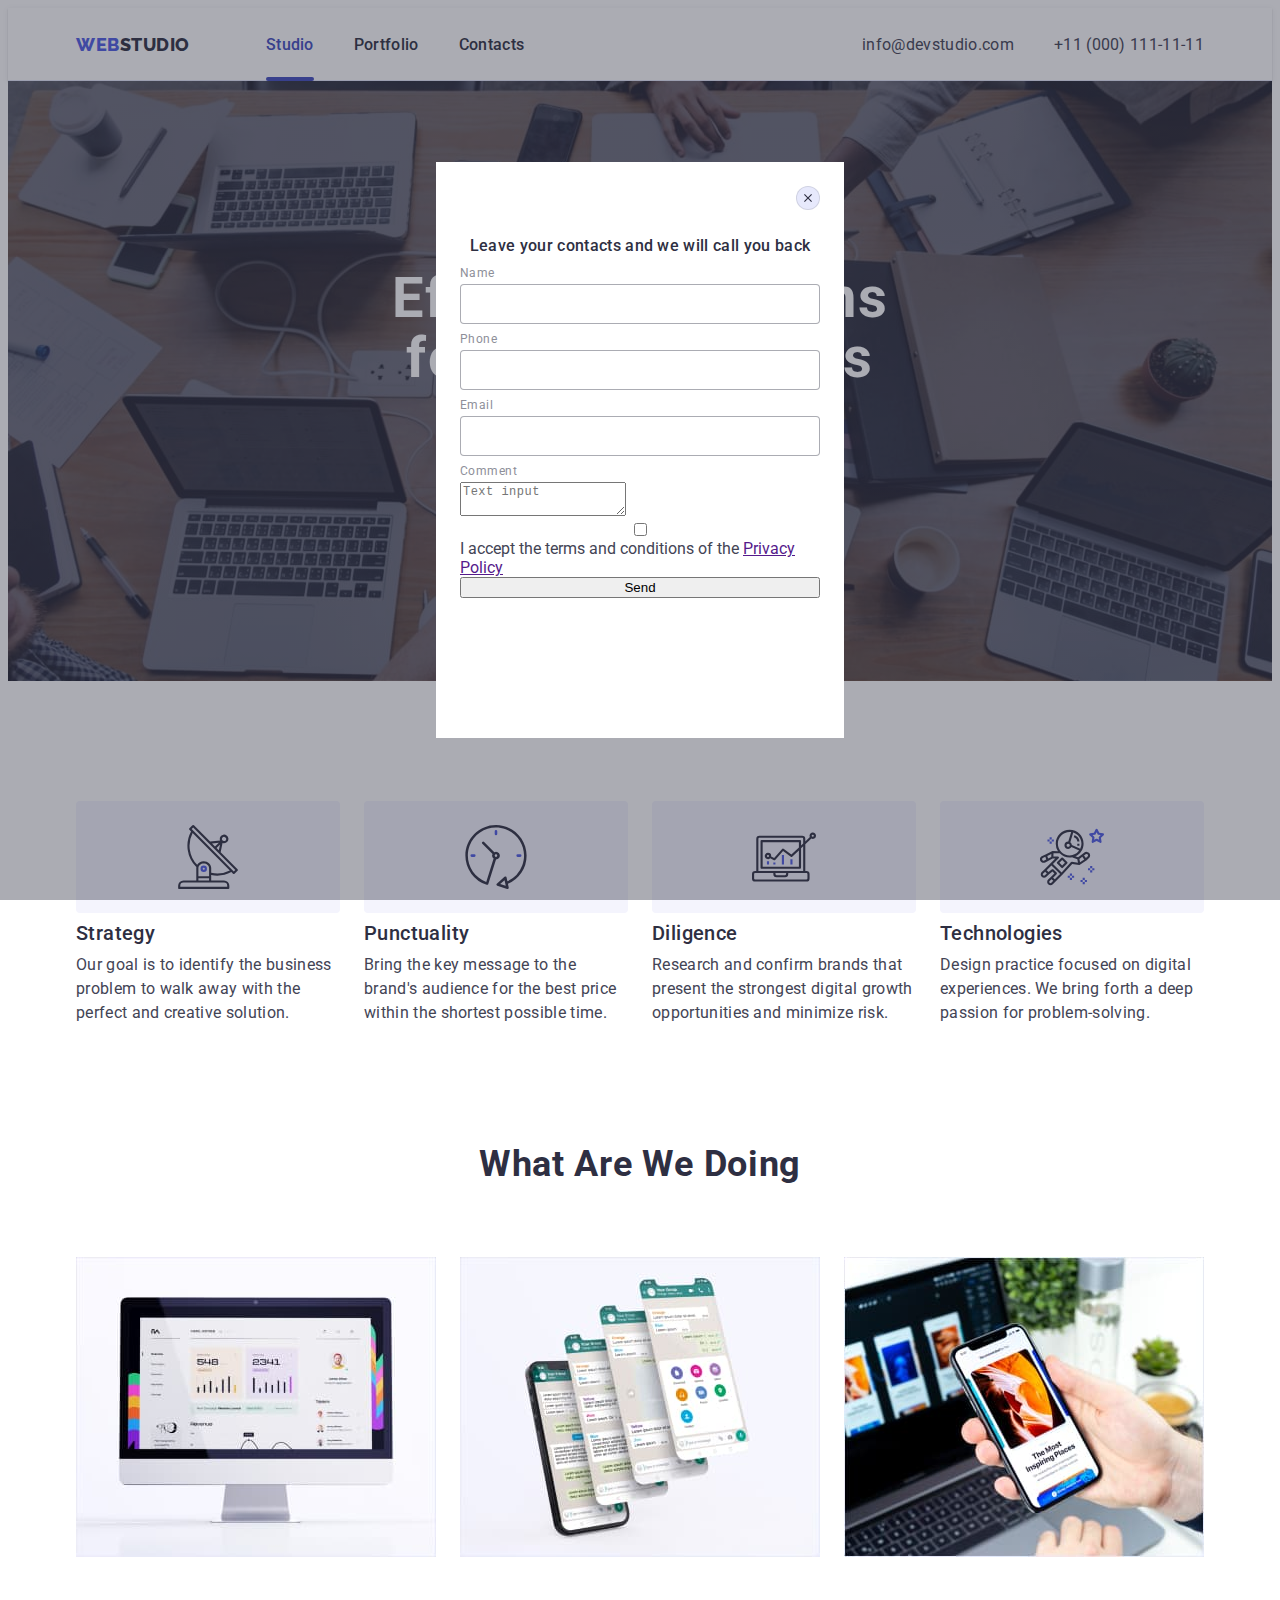
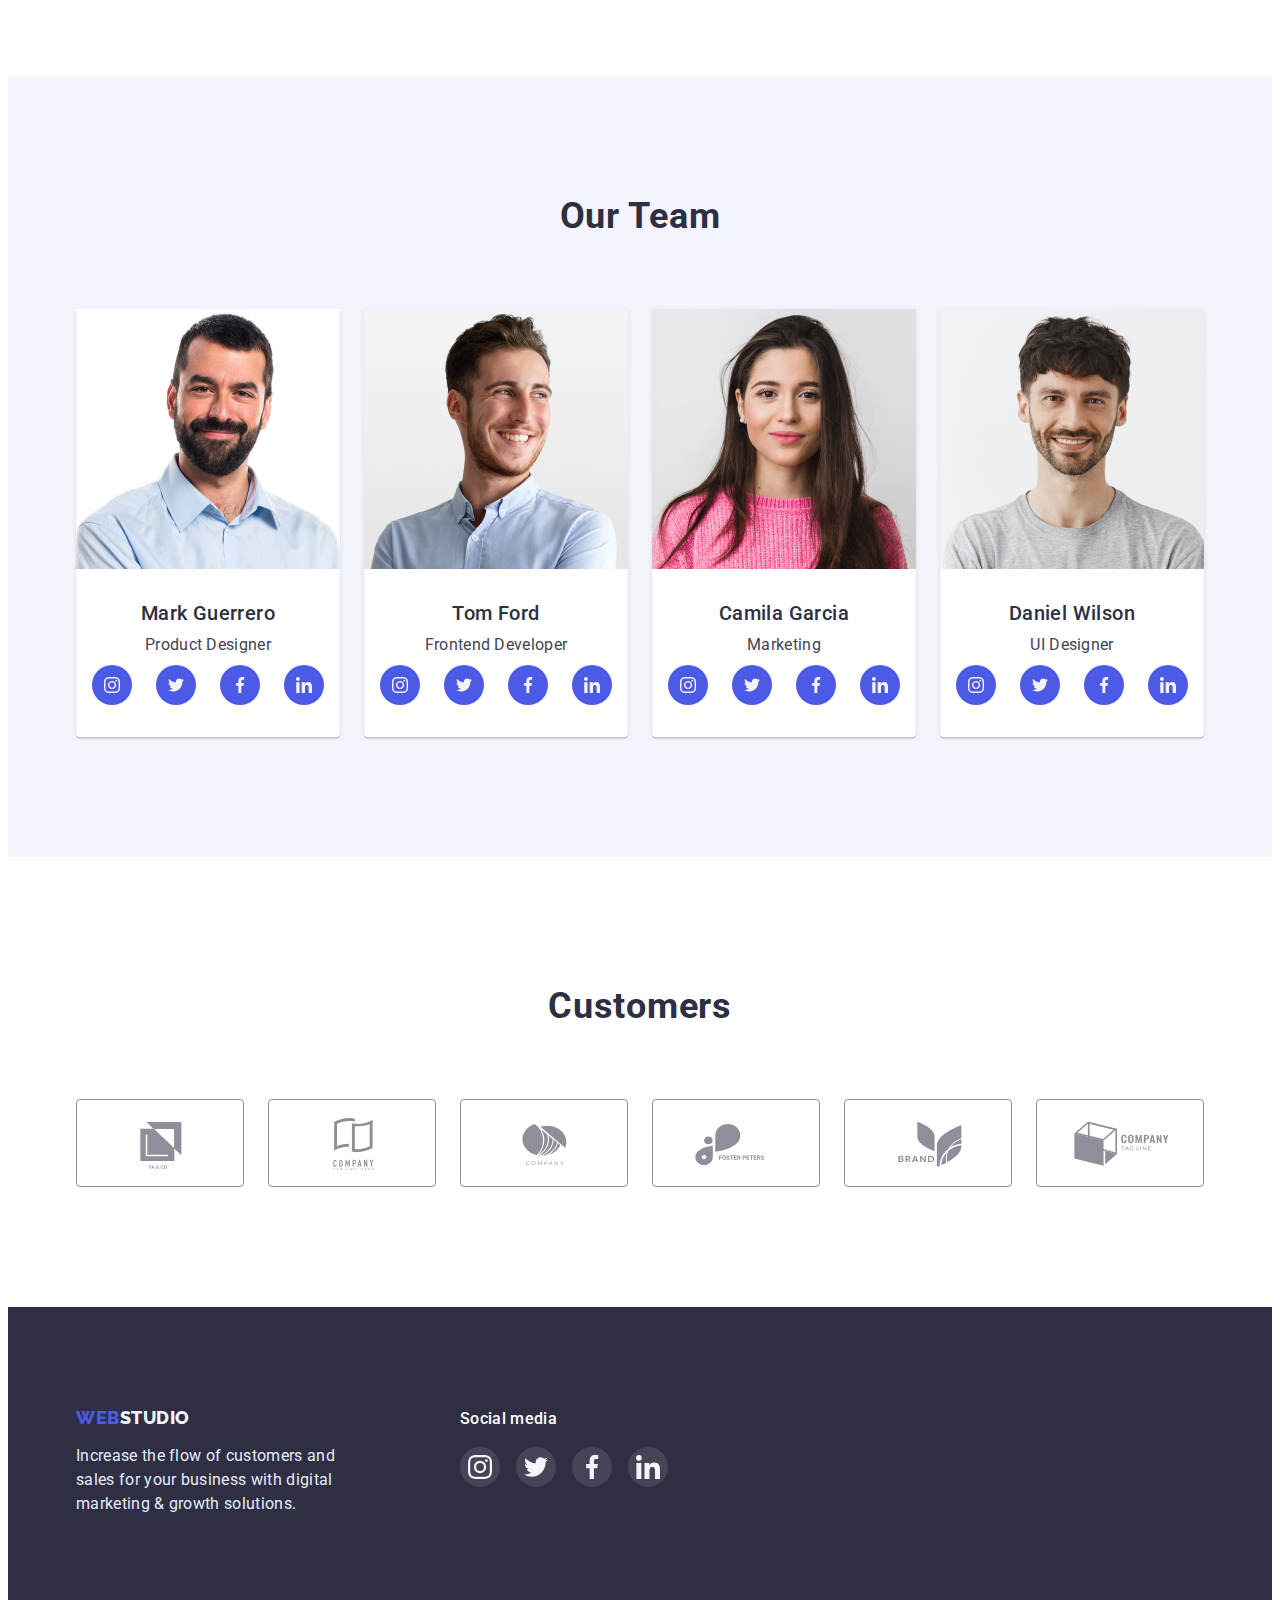
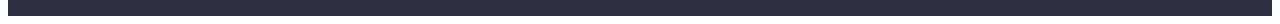
<file: index.html>
<!DOCTYPE html>
<html lang="en">
  <head>
    <meta charset="UTF-8" />
    <meta http-equiv="X-UA-Compatible" content="IE=edge" />
    <meta name="viewport" content="width=device-width, initial-scale=1.0" />
    <title>WebStudio</title>
    <link rel="preconnect" href="https://fonts.googleapis.com" />
    <link rel="preconnect" href="https://fonts.gstatic.com" crossorigin />
    <link
      href="https://fonts.googleapis.com/css2?family=Raleway:wght@800&family=Roboto:wght@400;500;700;900&display=swap"
      rel="stylesheet"
    />
    <link
      rel="stylesheet"
      href="https://cdnjs.cloudflare.com/ajax/libs/modern-normalize/1.1.0/modern-normalize.min.css"
      integrity="sha512-wpPYUAdjBVSE4KJnH1VR1HeZfpl1ub8YT/NKx4PuQ5NmX2tKuGu6U/JRp5y+Y8XG2tV+wKQpNHVUX03MfMFn9Q=="
      crossorigin="anonymous"
      referrerpolicy="no-referrer"
    />
    <link rel="stylesheet" href="./css/styles.css" />
  </head>
  <body>
    <!-- Top line -->
    <header class="top-line">
      <div class="container">
        <div class="nav-box">
          <nav class="navigation">
            <a href="./index.html" class="logo link"
              >Web<span class="decoration-color">Studio</span></a
            >
            <ul class="site-nav list">
              <li class="site-nav-item">
                <a href="./index.html" class="site-nav-link current-page link"
                  >Studio</a
                >
              </li>
              <li class="site-nav-item">
                <a href="./portfolio.html" class="site-nav-link link"
                  >Portfolio</a
                >
              </li>
              <li class="site-nav-item">
                <a href="" class="site-nav-link link">Contacts</a>
              </li>
            </ul>
          </nav>

          <address class="contact">
            <ul class="contact-list list">
              <li class="contact-item">
                <a href="mailto:info@devstudio.com" class="contact-link link"
                  >info@devstudio.com</a
                >
              </li>
              <li class="contact-item">
                <a href="tel:+110001111111" class="contact-link link"
                  >+11 (000) 111-11-11</a
                >
              </li>
            </ul>
          </address>
        </div>
      </div>
    </header>
    <main>
      <!-- hero image -->
      <section class="hero-image">
        <h1 class="hero-text">Effective Solutions for Your Business</h1>
        <button type="button" class="button" data-modal-open>
          Order Service
        </button>
      </section>
      <!-- Section 1 -->
      <section class="features">
        <div class="container">
          <h2 class="features-title section-title">Features</h2>
          <ul class="features-list list">
            <li class="features-item">
              <div class="feature-icon">
                <svg class="feature-icon-list" width="64" height="64">
                  <use href="./images/icons.svg#icon-antenna"></use>
                </svg>
              </div>
              <h3 class="description-title">Strategy</h3>
              <p class="features-text text">
                Our goal is to identify the business problem to walk away with
                the perfect and creative solution.
              </p>
            </li>
            <li class="features-item">
              <div class="feature-icon">
                <svg class="feature-icon-list" width="64" height="64">
                  <use href="./images/icons.svg#icon-clock"></use>
                </svg>
              </div>
              <h3 class="description-title">Punctuality</h3>
              <p class="features-text text">
                Bring the key message to the brand's audience for the best price
                within the shortest possible time.
              </p>
            </li>
            <li class="features-item">
              <div class="feature-icon">
                <svg class="feature-icon-list" width="64" height="64">
                  <use href="./images/icons.svg#icon-diagram"></use>
                </svg>
              </div>
              <h3 class="description-title">Diligence</h3>
              <p class="features-text text">
                Research and confirm brands that present the strongest digital
                growth opportunities and minimize risk.
              </p>
            </li>
            <li class="features-item">
              <div class="feature-icon">
                <svg class="feature-icon-list" width="64" height="64">
                  <use href="./images/icons.svg#icon-astronaut"></use>
                </svg>
              </div>
              <h3 class="description-title">Technologies</h3>
              <p class="features-text text">
                Design practice focused on digital experiences. We bring forth a
                deep passion for problem-solving.
              </p>
            </li>
          </ul>
        </div>
      </section>
      <!-- Section 2 -->
      <section class="our-job">
        <div class="container">
          <h2 class="job section-title">What are we doing</h2>
          <ul class="our-job-list list">
            <li class="our-job-item">
              <img src="./images/img1.jpg" alt="monitor screen" width="360" />
            </li>
            <li class="our-job-item">
              <img
                src="./images/img2.jpg"
                alt="mobile tel screens"
                width="360"
              />
            </li>
            <li class="our-job-item">
              <img
                src="./images/img3.jpg"
                alt="telephone in hand"
                width="360"
              />
            </li>
          </ul>
        </div>
      </section>
      <!-- Section 3 -->
      <section class="our-team-section">
        <div class="container">
          <h2 class="team section-title">Our Team</h2>
          <ul class="team-list list">
            <li class="team-list-item">
              <img
                src="./images/team1.jpg"
                alt="Product Designer"
                width="264"
              />
              <h3 class="team-item description-title">Mark Guerrero</h3>
              <p class="text">Product Designer</p>
              <div class="social-links">
                <ul class="social-link-list list">
                  <li class="social-link-item">
                    <a href="" class="social-link">
                      <svg class="social-link-icon" width="16" height="16">
                        <use href="./images/icons.svg#icon-instagram"></use>
                      </svg>
                    </a>
                  </li>
                  <li class="social-link-item">
                    <a href="" class="social-link">
                      <svg class="social-link-icon" width="16" height="16">
                        <use href="./images/icons.svg#icon-twitter"></use>
                      </svg>
                    </a>
                  </li>
                  <li class="social-link-item">
                    <a href="" class="social-link">
                      <svg class="social-link-icon" width="16" height="16">
                        <use href="./images/icons.svg#icon-facebook"></use>
                      </svg>
                    </a>
                  </li>
                  <li class="social-link-item">
                    <a href="" class="social-link">
                      <svg class="social-link-icon" width="16" height="16">
                        <use href="./images/icons.svg#icon-linkedin"></use>
                      </svg>
                    </a>
                  </li>
                </ul>
              </div>
            </li>
            <li class="team-list-item">
              <img
                src="./images/team2.jpg"
                alt="Frontend Developer"
                width="264"
              />
              <h3 class="team-item description-title">Tom Ford</h3>
              <p class="text">Frontend Developer</p>
              <div class="social-links">
                <ul class="social-link-list list">
                  <li class="social-link-item">
                    <a href="" class="social-link">
                      <svg class="social-link-icon" width="16" height="16">
                        <use href="./images/icons.svg#icon-instagram"></use>
                      </svg>
                    </a>
                  </li>
                  <li class="social-link-item">
                    <a href="" class="social-link">
                      <svg class="social-link-icon" width="16" height="16">
                        <use href="./images/icons.svg#icon-twitter"></use>
                      </svg>
                    </a>
                  </li>
                  <li class="social-link-item">
                    <a href="" class="social-link">
                      <svg class="social-link-icon" width="16" height="16">
                        <use href="./images/icons.svg#icon-facebook"></use>
                      </svg>
                    </a>
                  </li>
                  <li class="social-link-item">
                    <a href="" class="social-link">
                      <svg class="social-link-icon" width="16" height="16">
                        <use href="./images/icons.svg#icon-linkedin"></use>
                      </svg>
                    </a>
                  </li>
                </ul>
              </div>
            </li>
            <li class="team-list-item">
              <img src="./images/team3.jpg" alt="Marketing" width="264" />
              <h3 class="team-item description-title">Camila Garcia</h3>
              <p class="text">Marketing</p>
              <div class="social-links">
                <ul class="social-link-list list">
                  <li class="social-link-item">
                    <a href="" class="social-link">
                      <svg class="social-link-icon" width="16" height="16">
                        <use href="./images/icons.svg#icon-instagram"></use>
                      </svg>
                    </a>
                  </li>
                  <li class="social-link-item">
                    <a href="" class="social-link">
                      <svg class="social-link-icon" width="16" height="16">
                        <use href="./images/icons.svg#icon-twitter"></use>
                      </svg>
                    </a>
                  </li>
                  <li class="social-link-item">
                    <a href="" class="social-link">
                      <svg class="social-link-icon" width="16" height="16">
                        <use href="./images/icons.svg#icon-facebook"></use>
                      </svg>
                    </a>
                  </li>
                  <li class="social-link-item">
                    <a href="" class="social-link">
                      <svg class="social-link-icon" width="16" height="16">
                        <use href="./images/icons.svg#icon-linkedin"></use>
                      </svg>
                    </a>
                  </li>
                </ul>
              </div>
            </li>
            <li class="team-list-item">
              <img src="./images/team4.jpg" alt="UI Designer" width="264" />
              <h3 class="team-item description-title">Daniel Wilson</h3>
              <p class="text">UI Designer</p>
              <div class="social-links">
                <ul class="social-link-list list">
                  <li class="social-link-item">
                    <a href="" class="social-link">
                      <svg class="social-link-icon" width="16" height="16">
                        <use href="./images/icons.svg#icon-instagram"></use>
                      </svg>
                    </a>
                  </li>
                  <li class="social-link-item">
                    <a href="" class="social-link">
                      <svg class="social-link-icon" width="16" height="16">
                        <use href="./images/icons.svg#icon-twitter"></use>
                      </svg>
                    </a>
                  </li>
                  <li class="social-link-item">
                    <a href="" class="social-link">
                      <svg class="social-link-icon" width="16" height="16">
                        <use href="./images/icons.svg#icon-facebook"></use>
                      </svg>
                    </a>
                  </li>
                  <li class="social-link-item">
                    <a href="" class="social-link">
                      <svg class="social-link-icon" width="16" height="16">
                        <use href="./images/icons.svg#icon-linkedin"></use>
                      </svg>
                    </a>
                  </li>
                </ul>
              </div>
            </li>
          </ul>
        </div>
      </section>
      <!-- Section 4 -->
      <section class="customers">
        <div class="container">
          <h2 class="customers-title section-title">Customers</h2>
          <ul class="customers-list list">
            <li class="customers-list-item">
              <a href="" class="customers-link">
                <svg class="customers-icon" width="104" height="56">
                  <use href="./images/icons.svg#icon-logo-company1"></use>
                </svg>
              </a>
            </li>
            <li class="customers-list-item">
              <a href="" class="customers-link">
                <svg class="customers-icon" width="104" height="56">
                  <use href="./images/icons.svg#icon-logo-company2"></use>
                </svg>
              </a>
            </li>
            <li class="customers-list-item">
              <a href="" class="customers-link">
                <svg class="customers-icon" width="104" height="56">
                  <use href="./images/icons.svg#icon-logo-company3"></use>
                </svg>
              </a>
            </li>
            <li class="customers-list-item">
              <a href="" class="customers-link">
                <svg class="customers-icon" width="104" height="56">
                  <use href="./images/icons.svg#icon-logo-company4"></use>
                </svg>
              </a>
            </li>
            <li class="customers-list-item">
              <a href="" class="customers-link">
                <svg class="customers-icon" width="104" height="56">
                  <use href="./images/icons.svg#icon-logo-company5"></use>
                </svg>
              </a>
            </li>
            <li class="customers-list-item">
              <a href="" class="customers-link">
                <svg class="customers-icon" width="104" height="56">
                  <use href="./images/icons.svg#icon-logo-company6"></use>
                </svg>
              </a>
            </li>
          </ul>
        </div>
      </section>
    </main>
    <!-- Footer -->
    <footer class="footer">
      <div class="footer-content container">
        <div class="footer-logo">
          <a href="./index.html" class="logo link"
            >Web<span class="decoration-color-footer">Studio</span></a
          >
          <p class="footer-text">
            Increase the flow of customers and sales for your business with
            digital marketing & growth solutions.
          </p>
        </div>

        <div class="footer-social-links">
          <p class="soc-link-text">Social media</p>
          <ul class="footer-social-list list">
            <li class="footer-social-item">
              <a href="" class="footer-social-link">
                <svg class="footer-social-icon" width="24" height="24">
                  <use href="./images/icons.svg#icon-instagram"></use>
                </svg>
              </a>
            </li>
            <li class="footer-social-item">
              <a href="" class="footer-social-link">
                <svg class="footer-social-icon" width="24" height="24">
                  <use href="./images/icons.svg#icon-twitter"></use>
                </svg>
              </a>
            </li>
            <li class="footer-social-item">
              <a href="" class="footer-social-link">
                <svg class="footer-social-icon" width="24" height="24">
                  <use href="./images/icons.svg#icon-facebook"></use>
                </svg>
              </a>
            </li>
            <li class="footer-social-item">
              <a href="" class="footer-social-link">
                <svg class="footer-social-icon" width="24" height="24">
                  <use href="./images/icons.svg#icon-linkedin"></use>
                </svg>
              </a>
            </li>
          </ul>
        </div>
      </div>
    </footer>

    <!-- Modal window -->
    <div class="backdrop" data-modal>
      <div class="modal">
        <button type="button" class="close-modal-btn" data-modal-close>
          <svg class="close-modal-icon" width="8px" height="8px">
            <use href="./images/icons.svg#icon-close-modal"></use>
          </svg>
        </button>
        <p class="modal-request-text">
          Leave your contacts and we will call you back
        </p>
        <form class="modal-form">
          <label class="modal-form-field">
            <span class="modal-form-input-descr">Name</span>
            <input
              type="text"
              name="user_name"
              class="modal-form-input"
              required
              pattern="^[a-zA-Z]+$"
            />
          </label>
          <label class="modal-form-field">
            <span class="modal-form-input-descr">Phone</span>
            <input
              type="tel"
              name="user_phone"
              class="modal-form-input"
              pattern="[0-9]{3}-[0-9]{3}-[0-9]{2}-[0-9]{2}"
              required
              title="xxx-xxx-xx-xx"
            />
          </label>
          <label class="modal-form-field">
            <span class="modal-form-input-descr">Email</span>
            <input type="email" name="email" class="modal-form-input" />
          </label>
          <label class="modal-form-field">
            <span class="modal-form-input-descr">Comment</span>
            <textarea
              name="user_message"
              class="modal-form-message"
              placeholder="Text input"
            ></textarea>
          </label>
          <input
            id="user-policy"
            type="checkbox"
            name="user_policy"
            class="modal-form-check"
          />
          <label for="user-policy" class="modal-form-check-descr"
            >I accept the terms and conditions of the
            <a href="">Privacy Policy</a></label
          >
          <button type="submit" class="modal-form-submit">Send</button>
        </form>
      </div>
    </div>

    <script src="./js/madal.js"></script>
  </body>
</html>
</file>
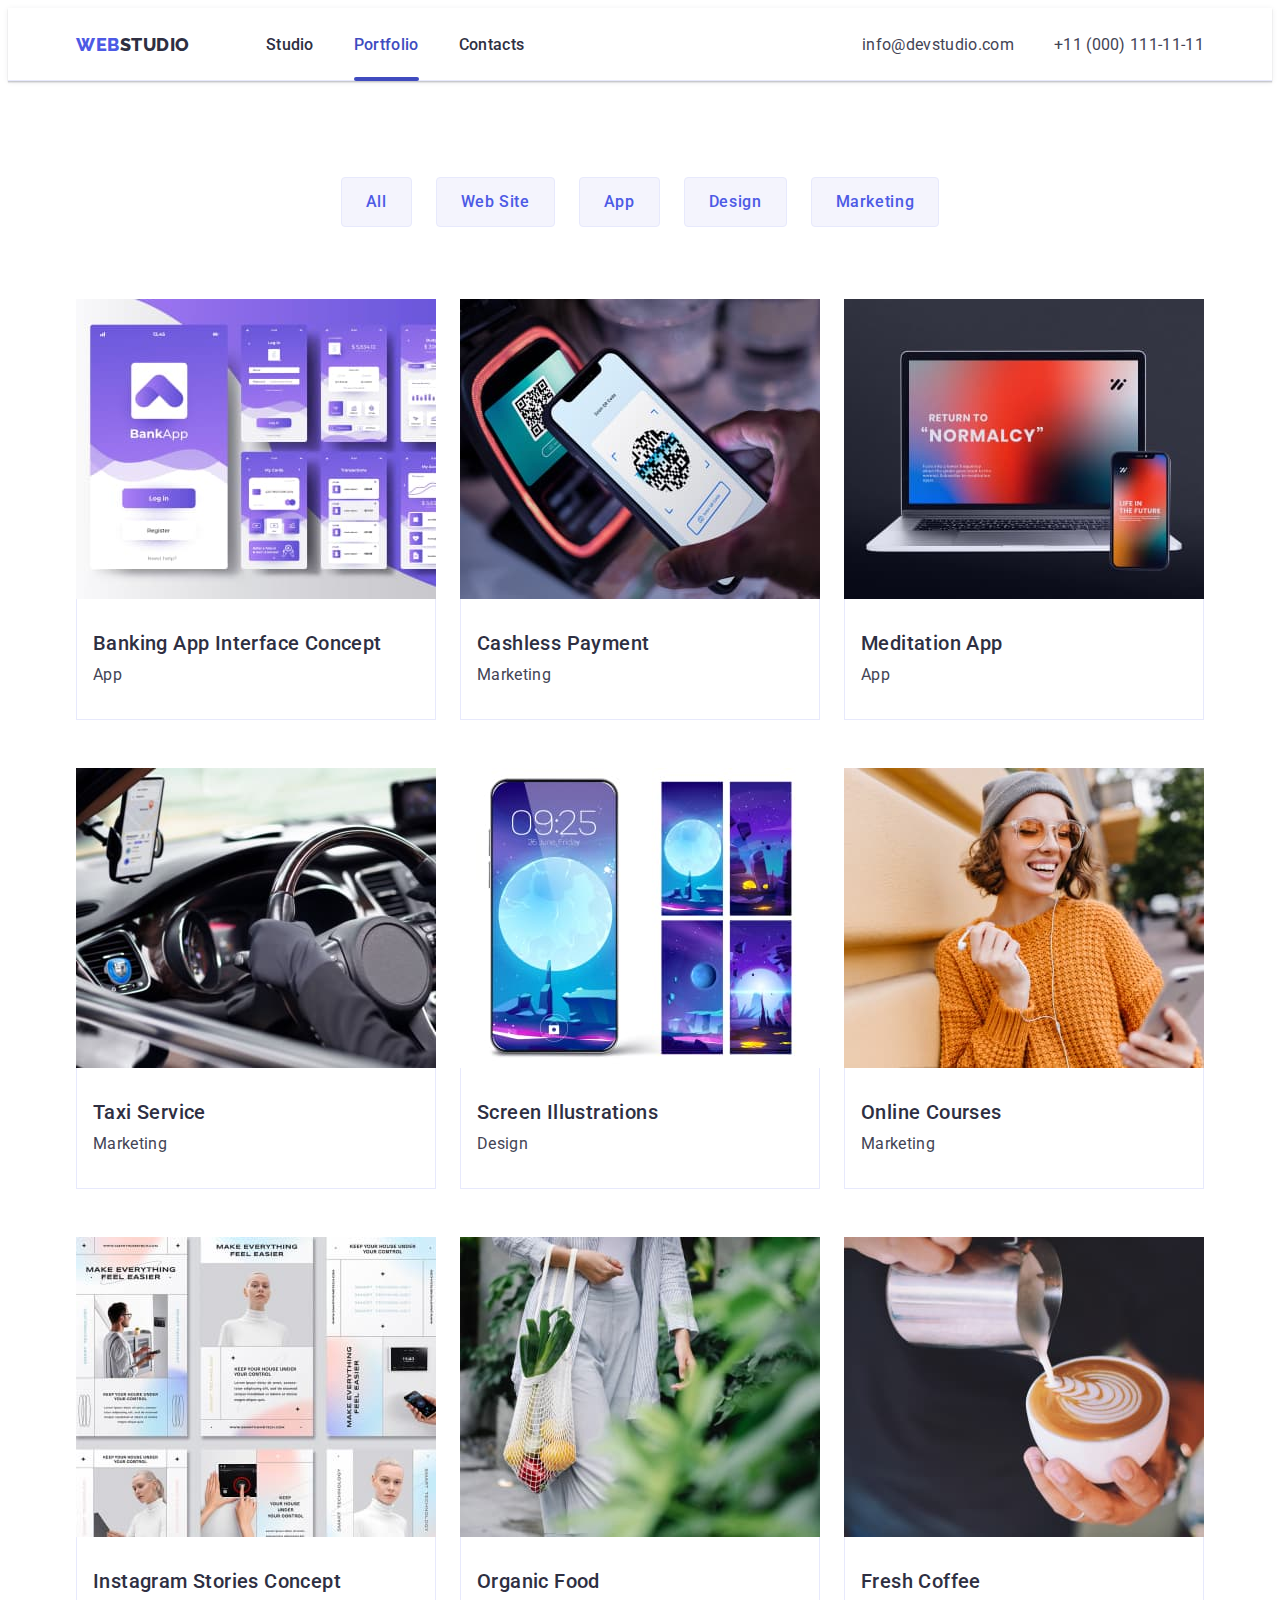
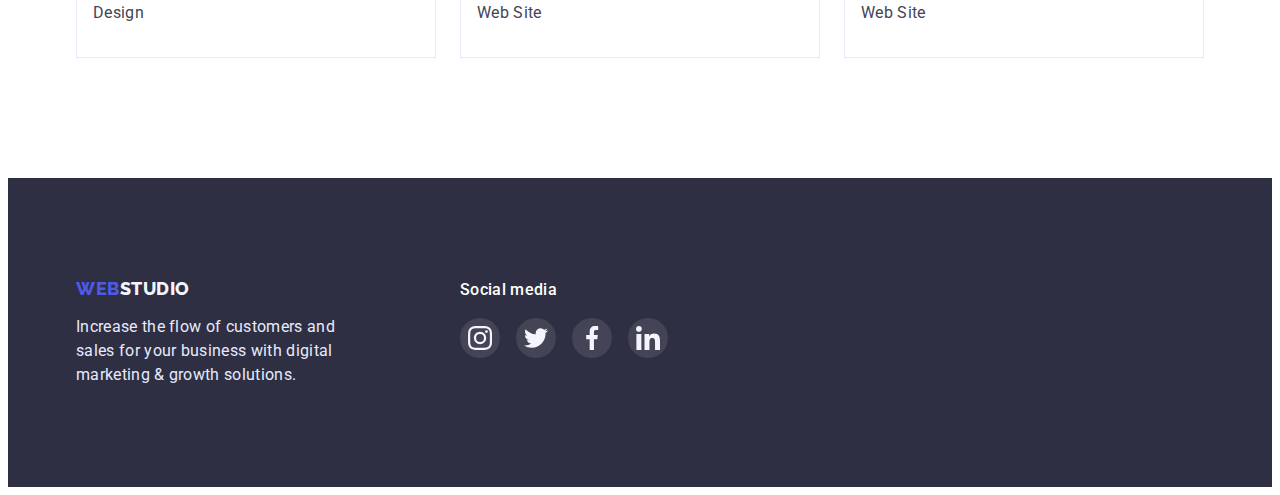
<file: portfolio.html>
<!DOCTYPE html>
<html lang="en">
  <head>
    <meta charset="UTF-8" />
    <meta http-equiv="X-UA-Compatible" content="IE=edge" />
    <meta name="viewport" content="width=device-width, initial-scale=1.0" />
    <title>WebStudio</title>
    <link rel="preconnect" href="https://fonts.googleapis.com" />
    <link rel="preconnect" href="https://fonts.gstatic.com" crossorigin />
    <link
      href="https://fonts.googleapis.com/css2?family=Raleway:wght@800&family=Roboto:wght@400;500;700;900&display=swap"
      rel="stylesheet"
    />
    <link
      rel="stylesheet"
      href="https://cdnjs.cloudflare.com/ajax/libs/modern-normalize/1.1.0/modern-normalize.min.css"
      integrity="sha512-wpPYUAdjBVSE4KJnH1VR1HeZfpl1ub8YT/NKx4PuQ5NmX2tKuGu6U/JRp5y+Y8XG2tV+wKQpNHVUX03MfMFn9Q=="
      crossorigin="anonymous"
      referrerpolicy="no-referrer"
    />
    <link rel="stylesheet" href="./css/styles.css" />
  </head>
  <body>
    <!-- Top line -->
    <header class="top-line">
      <div class="container">
        <div class="nav-box">
          <nav class="navigation">
            <a href="./index.html" class="logo link"
              >Web<span class="decoration-color">Studio</span></a
            >
            <ul class="site-nav list">
              <li class="site-nav-item">
                <a href="./index.html" class="site-nav-link link">Studio</a>
              </li>
              <li class="site-nav-item">
                <a
                  href="./portfolio.html"
                  class="site-nav-link current-page link"
                  >Portfolio</a
                >
              </li>
              <li class="site-nav-item">
                <a href="" class="site-nav-link link">Contacts</a>
              </li>
            </ul>
          </nav>

          <address class="contact">
            <ul class="contact-list list">
              <li class="contact-item">
                <a href="mailto:info@devstudio.com" class="contact-link link"
                  >info@devstudio.com</a
                >
              </li>
              <li class="contact-item">
                <a href="tel:+110001111111" class="contact-link link"
                  >+11 (000) 111-11-11</a
                >
              </li>
            </ul>
          </address>
        </div>
      </div>
    </header>
    <!-- Filters -->
    <main>
      <section class="portfolio-hero">
        <div class="container">
          <h1 class="portfolio-main">Main content</h1>
          <ul class="portfolio-nav list">
            <li class="portfolio-nav-item">
              <button type="button" class="button-portfolio">All</button>
            </li>
            <li class="portfolio-nav-item">
              <button type="button" class="button-portfolio">Web Site</button>
            </li>
            <li class="portfolio-nav-item">
              <button type="button" class="button-portfolio">App</button>
            </li>
            <li class="portfolio-nav-item">
              <button type="button" class="button-portfolio">Design</button>
            </li>
            <li class="portfolio-nav-item">
              <button type="button" class="button-portfolio">Marketing</button>
            </li>
          </ul>

          <ul class="portfolio-list list">
            <!-- Row 1 -->
            <li class="portfolio-item">
              <a href="" class="card-link link">
                <div class="card">
                  <img
                    src="./images/img4.jpg"
                    alt="Banking App Interface Concept"
                    width="360"
                  />
                  <p class="overlay text">
                    14 Stylish and User-Friendly App Design Concepts · Task
                    Manager App · Calorie Tracker App · Exotic Fruit Ecommerce
                    App · Cloud Storage App
                  </p>
                </div>

                <div class="card-content">
                  <h2 class="portfolio-card description-title">
                    Banking App Interface Concept
                  </h2>
                  <p class="card-text text">App</p>
                </div>
              </a>
            </li>

            <li class="portfolio-item">
              <a href="" class="card-link link">
                <div class="card">
                  <img
                    src="./images/img5.jpg"
                    alt="Cashless Payment"
                    width="360"
                  />
                  <p class="overlay text">
                    14 Stylish and User-Friendly App Design Concepts · Task
                    Manager App · Calorie Tracker App · Exotic Fruit Ecommerce
                    App · Cloud Storage App
                  </p>
                </div>

                <div class="card-content">
                  <h2 class="portfolio-card description-title">
                    Cashless Payment
                  </h2>
                  <p class="card-text text">Marketing</p>
                </div>
              </a>
            </li>

            <li class="portfolio-item">
              <a href="" class="card-link link">
                <div class="card">
                  <img
                    src="./images/img6.jpg"
                    alt="Meditaion App"
                    width="360"
                  />
                  <p class="overlay text">
                    14 Stylish and User-Friendly App Design Concepts · Task
                    Manager App · Calorie Tracker App · Exotic Fruit Ecommerce
                    App · Cloud Storage App
                  </p>
                </div>

                <div class="card-content">
                  <h2 class="portfolio-card description-title">
                    Meditation App
                  </h2>
                  <p class="card-text text">App</p>
                </div>
              </a>
            </li>

            <!-- Row 2 -->
            <li class="portfolio-item">
              <a href="" class="card-link link">
                <div class="card">
                  <img src="./images/img7.jpg" alt="Taxi Service" width="360" />
                  <p class="overlay text">
                    14 Stylish and User-Friendly App Design Concepts · Task
                    Manager App · Calorie Tracker App · Exotic Fruit Ecommerce
                    App · Cloud Storage App
                  </p>
                </div>

                <div class="card-content">
                  <h2 class="portfolio-card description-title">Taxi Service</h2>
                  <p class="card-text text">Marketing</p>
                </div>
              </a>
            </li>

            <li class="portfolio-item">
              <a href="" class="card-link link">
                <div class="card">
                  <img
                    src="./images/img8.jpg"
                    alt="Screen Illustrations"
                    width="360"
                  />
                  <p class="overlay text">
                    14 Stylish and User-Friendly App Design Concepts · Task
                    Manager App · Calorie Tracker App · Exotic Fruit Ecommerce
                    App · Cloud Storage App
                  </p>
                </div>

                <div class="card-content">
                  <h2 class="portfolio-card description-title">
                    Screen Illustrations
                  </h2>
                  <p class="card-text text">Design</p>
                </div>
              </a>
            </li>

            <li class="portfolio-item">
              <a href="" class="card-link link">
                <div class="card">
                  <img
                    src="./images/img9.jpg"
                    alt="Online Courses"
                    width="360"
                  />
                  <p class="overlay text">
                    14 Stylish and User-Friendly App Design Concepts · Task
                    Manager App · Calorie Tracker App · Exotic Fruit Ecommerce
                    App · Cloud Storage App
                  </p>
                </div>

                <div class="card-content">
                  <h2 class="portfolio-card description-title">
                    Online Courses
                  </h2>
                  <p class="card-text text">Marketing</p>
                </div>
              </a>
            </li>

            <!-- Row 3 -->
            <li class="portfolio-item">
              <a href="" class="card-link link">
                <div class="card">
                  <img
                    src="./images/img10.jpg"
                    alt="Instagram Stories Concept"
                    width="360"
                  />
                  <p class="overlay text">
                    14 Stylish and User-Friendly App Design Concepts · Task
                    Manager App · Calorie Tracker App · Exotic Fruit Ecommerce
                    App · Cloud Storage App
                  </p>
                </div>

                <div class="card-content">
                  <h2 class="portfolio-card description-title">
                    Instagram Stories Concept
                  </h2>
                  <p class="card-text text">Design</p>
                </div>
              </a>
            </li>

            <li class="portfolio-item">
              <a href="" class="card-link link">
                <div class="card">
                  <img
                    src="./images/img11.jpg"
                    alt="Organic Food"
                    width="360"
                  />
                  <p class="overlay text">
                    14 Stylish and User-Friendly App Design Concepts · Task
                    Manager App · Calorie Tracker App · Exotic Fruit Ecommerce
                    App · Cloud Storage App
                  </p>
                </div>

                <div class="card-content">
                  <h2 class="portfolio-card description-title">Organic Food</h2>
                  <p class="card-text text">Web Site</p>
                </div>
              </a>
            </li>

            <li class="portfolio-item">
              <a href="" class="card-link link">
                <div class="card">
                  <img
                    src="./images/img12.jpg"
                    alt="Fresh Coffee"
                    width="360"
                  />
                  <p class="overlay text">
                    14 Stylish and User-Friendly App Design Concepts · Task
                    Manager App · Calorie Tracker App · Exotic Fruit Ecommerce
                    App · Cloud Storage App
                  </p>
                </div>

                <div class="card-content">
                  <h2 class="portfolio-card description-title">Fresh Coffee</h2>
                  <p class="card-text text">Web Site</p>
                </div>
              </a>
            </li>
          </ul>
        </div>
      </section>
    </main>

    <!-- Footer -->
    <footer class="footer">
      <div class="footer-content container">
        <div class="footer-logo">
          <a href="./index.html" class="logo link"
            >Web<span class="decoration-color-footer">Studio</span></a
          >
          <p class="footer-text">
            Increase the flow of customers and sales for your business with
            digital marketing & growth solutions.
          </p>
        </div>

        <div class="footer-social-links">
          <p class="soc-link-text">Social media</p>
          <ul class="footer-social-list list">
            <li class="footer-social-item">
              <a href="" class="footer-social-link">
                <svg class="footer-social-icon" width="24" height="24">
                  <use href="./images/icons.svg#icon-instagram"></use>
                </svg>
              </a>
            </li>
            <li class="footer-social-item">
              <a href="" class="footer-social-link">
                <svg class="footer-social-icon" width="24" height="24">
                  <use href="./images/icons.svg#icon-twitter"></use>
                </svg>
              </a>
            </li>
            <li class="footer-social-item">
              <a href="" class="footer-social-link">
                <svg class="footer-social-icon" width="24" height="24">
                  <use href="./images/icons.svg#icon-facebook"></use>
                </svg>
              </a>
            </li>
            <li class="footer-social-item">
              <a href="" class="footer-social-link">
                <svg class="footer-social-icon" width="24" height="24">
                  <use href="./images/icons.svg#icon-linkedin"></use>
                </svg>
              </a>
            </li>
          </ul>
        </div>
      </div>
    </footer>
  </body>
</html>
</file>
<file: css/styles.css>
:root {
  --primery-text-color: #434455;
  --title-text-color: #2e2f42;
  --main-beckground-color: #e5e5e5;
  --dark-beckground-color: #2e2f42;
  --primery-brand: #4d5ae5;
  --accent: #e7e9fc;
  --white: #ffffff;
  --light: #f4f4fd;
  --subtitle-text: #8e8f99;
  --pressed: #404bbf;
  --success: #31d0aa;

  --card-set-gap: 24px;
}

html {
  box-sizing: border-box;
}
*,
*::before,
*::after {
  box-sizing: border-box;
}

body {
  background-color: var(--white);
  color: var(--primery-text-color);
  font-family: "Roboto", sans-serif;
  font-size: 16px;
}

h1,
h2,
h3,
h4,
h5,
h6,
p,
ul {
  margin: 0;
  padding: 0;
}

img {
  display: block;
  max-width: 100%;
  height: auto;
}

button {
  cursor: pointer;
}

.list {
  list-style: none;
}

.link {
  text-decoration: none;
}

.text {
  color: var(--primery-text-color);
  line-height: 1.5;
  letter-spacing: 0.02em;
}

/* header */
.top-line {
  border-bottom: 1px solid #e7e9fc;
  box-shadow: 0px 2px 1px rgba(46, 47, 66, 0.08),
    0px 1px 1px rgba(46, 47, 66, 0.16), 0px 1px 6px rgba(46, 47, 66, 0.08);
}

/* outline: 2px solid tomato; */

.container {
  width: 1158px;
  margin: 0 auto;
  padding: 0 15px;
}

.nav-box {
  position: relative;
  left: 0;
  top: 1px;
  display: flex;
}

.logo {
  font-family: "Raleway", sans-serif;
  font-style: normal;
  font-weight: 800;
  font-size: 18px;
  line-height: 1.17;
  letter-spacing: 0.03em;
  text-transform: uppercase;
  color: var(--primery-brand);
}

.navigation {
  display: flex;
  align-items: center;
}

.decoration-color {
  color: var(--title-text-color);
}

.site-nav {
  display: flex;
  margin-left: 76px;

  font-weight: 500;
  line-height: 1.5;
  letter-spacing: 0.02em;
}

.site-nav .site-nav-item + .site-nav-item {
  margin-left: 40px;
}

.site-nav-link {
  position: relative;
  display: block;
  padding-top: 24px;
  padding-bottom: 24px;

  color: var(--title-text-color);

  transition: color 250ms cubic-bezier(0.4, 0, 0.2, 1);
}

.current-page {
  color: var(--pressed);
}

.current-page::after {
  content: "";
  position: absolute;
  left: 0;
  bottom: 0;

  display: block;
  width: 100%;
  height: 4px;
  border-radius: 2px;
  background-color: var(--pressed);
}

.site-nav-link:hover,
.site-nav-link:focus {
  color: var(--pressed);
}

/* .site-nav-link::after {
  content: "";
  position: absolute;
  left: 0;
  bottom: 0;

  display: block;
  width: 100%;
  height: 4px;
  border-radius: 2px;
  background-color: var(--pressed);
  opacity: 0;

  transition: opacity 250ms cubic-bezier(0.4, 0, 0.2, 1);
}

.site-nav-link:hover::after,
.site-nav-link:focus::after {
  opacity: 1;
} */

.contact {
  margin-left: auto;

  font-style: normal;
}

.contact-list {
  display: flex;
}

.contact-list .contact-item + .contact-item {
  margin-left: 40px;
}

.contact-link {
  display: block;
  padding-top: 24px;
  padding-bottom: 24px;

  transition: color 250ms cubic-bezier(0.4, 0, 0.2, 1);

  color: var(--primery-text-color);
  line-height: 1.5;
  letter-spacing: 0.02em;
}

.contact-link:hover,
.contact-link:focus {
  color: var(--pressed);
}

/* hero image */
.hero-image {
  margin: 0 auto;
  padding: 188px 0;
  max-width: 1440px;

  background-image: linear-gradient(
      rgba(46, 47, 66, 0.7),
      rgba(46, 47, 66, 0.7)
    ),
    url(../images/hero-bg.jpg);
  background-repeat: no-repeat;
  background-position: center;
  background-size: cover;
  background-color: var(--dark-beckground-color);

  color: var(--white);
  text-align: center;
}

.hero-text {
  width: 496px;
  margin: 0 auto;

  font-size: 56px;
  line-height: 1.07;
  text-align: center;
  letter-spacing: 0.02em;
}

/* button */
.button {
  padding: 16px 32px;
  margin-top: 48px;
  min-width: 169px;
  border: transparent;
  border-radius: 4px;
  box-shadow: 0px 4px 4px rgba(0, 0, 0, 0.15);

  transition: background-color 250ms cubic-bezier(0.4, 0, 0.2, 1);

  color: var(--white);
  background-color: var(--primery-brand);
  font-family: "Roboto", sans-serif;
  font-weight: 500;
  font-size: 16px;
  line-height: 1.5;
  letter-spacing: 0.04em;
}

.button:hover,
.button:focus {
  background-color: var(--pressed);
  border-color: transparent;
  outline: none;
}

.button-portfolio {
  border-radius: 4px;
  padding: 12px 24px;
  min-width: 69px;
  border: 1px solid #e7e9fc;

  font-family: "Roboto", sans-serif;
  font-weight: 500;
  font-size: 16px;
  line-height: 1.5;
  letter-spacing: 0.04em;

  color: var(--primery-brand);
  background-color: var(--light);

  transition: color 250ms cubic-bezier(0.4, 0, 0.2, 1),
    background-color 250ms cubic-bezier(0.4, 0, 0.2, 1),
    border-color 250ms cubic-bezier(0.4, 0, 0.2, 1),
    box-shadow 250ms cubic-bezier(0.4, 0, 0.2, 1);
}

.button-portfolio:hover,
.button-portfolio:focus {
  background-color: var(--pressed);
  color: var(--white);
  border-color: transparent;
  outline: none;
  box-shadow: 0px 3px 1px rgba(0, 0, 0, 0.1), 0px 2px 1px rgba(0, 0, 0, 0.08),
    0px 2px 2px rgba(0, 0, 0, 0.12);
}

/* section 1 */
.features {
  padding-top: 120px;
  padding-bottom: 120px;
}

.features-title {
  position: absolute;
  width: 1px;
  height: 1px;
  margin: -1px;
  border: 0;
  padding: 0;
  white-space: nowrap;
  clip-path: inset(100%);
  clip: rect(0 0 0 0);
  overflow: hidden;
}

.features-list {
  display: flex;
  justify-content: space-between;
}

.features-list > .features-item {
  flex-basis: calc((100% - 72px) / 4);
}

.feature-icon {
  display: flex;
  align-items: center;
  justify-content: center;
  min-height: 112px;
  margin-bottom: 8px;
  border-radius: 4px;

  background-color: var(--light);
}

.description-title {
  margin-bottom: 8px;

  font-weight: 500;
  color: var(--title-text-color);
  font-size: 20px;
  line-height: 1.2;
  letter-spacing: 0.02em;
}

/* section 2 */
.our-job {
  padding-bottom: 120px;
}

.section-title {
  font-size: 36px;
  line-height: 1.11;
  text-align: center;
  letter-spacing: 0.02em;
  text-transform: capitalize;
  color: var(--title-text-color);
}

.our-job-list {
  display: flex;
  margin-top: 72px;
  justify-content: space-between;
}

.our-job-list > .our-job-item {
  flex-basis: calc((100% - 48px) / 3);
}

/* section 3 */
.our-team-section {
  padding-top: 120px;
  padding-bottom: 120px;

  background-color: var(--light);
}

.team-list {
  display: flex;
  justify-content: space-between;
  margin-top: 72px;
}

.team-list-item {
  padding-bottom: 32px;
  text-align: center;
  box-shadow: 0px 1px 6px rgba(46, 47, 66, 0.08),
    0px 1px 1px rgba(46, 47, 66, 0.16), 0px 2px 1px rgba(46, 47, 66, 0.08);
  border-radius: 0px 0px 4px 4px;

  background-color: var(--white);
}

.team-item {
  margin-top: 32px;
}

.social-links {
  margin-top: 8px;
}

.social-link-list {
  display: flex;
  justify-content: center;
  align-items: center;
  gap: 24px;
  margin-top: 8px;
}

.social-link {
  display: flex;
  justify-content: center;
  align-items: center;
  width: 40px;
  height: 40px;
  border-radius: 50%;
  background-color: var(--primery-brand);

  transition: background-color 250ms cubic-bezier(0.4, 0, 0.2, 1);
}

.social-link:hover,
.social-link:focus {
  background-color: var(--pressed);
  outline: none;
}

.social-link-icon {
  fill: var(--light);
}

/* section 4 */
.customers {
  padding-top: 130px;
  padding-bottom: 120px;
}

.customers-list {
  display: flex;
  justify-content: center;
  align-items: center;
  gap: 24px;
  margin-top: 72px;
}

.customers-link {
  display: flex;
  justify-content: center;
  align-items: center;
  width: 168px;
  height: 88px;
  border: 1px solid var(--subtitle-text);
  border-radius: 4px;

  transition: border-color 250ms cubic-bezier(0.4, 0, 0.2, 1);
}

.customers-link:hover,
.customers-link:focus {
  border-color: var(--pressed);
}

.customers-icon {
  fill: var(--subtitle-text);

  transition: fill 250ms cubic-bezier(0.4, 0, 0.2, 1);
}

.customers-link:hover .customers-icon,
.customers-link:focus .customers-icon {
  fill: var(--pressed);
}

/* footer */
.footer {
  padding-top: 100px;
  padding-bottom: 100px;

  background-color: var(--dark-beckground-color);
  color: var(--accent);
}

.footer-content {
  display: flex;
  align-items: flex-start;
}

.footer-logo {
  width: 264px;
}

.decoration-color-footer {
  color: var(--light);
}

.footer-text {
  margin-top: 16px;
  width: 264px;

  line-height: 1.5;
  letter-spacing: 0.02em;
}

.footer-social-links {
  width: 208px;
  margin-left: 120px;
}

.soc-link-text {
  font-weight: 500;
  line-height: 1.5;
  letter-spacing: 0.02em;
  color: var(--white);
}

.footer-social-list {
  display: flex;
  justify-content: center;
  align-items: center;
  gap: 16px;
  margin-top: 16px;
}

.footer-social-link {
  display: flex;
  justify-content: center;
  align-items: center;
  width: 40px;
  height: 40px;
  border-radius: 50%;
  background-color: rgba(255, 255, 255, 0.1);

  transition: background-color 250ms cubic-bezier(0.4, 0, 0.2, 1);
}

.footer-social-link:hover,
.footer-social-link:focus {
  background-color: var(--success);
  outline: none;
}

.footer-social-icon {
  fill: var(--light);
}

/* Portfolio */
.portfolio-hero {
  padding-top: 96px;
  padding-bottom: 120px;
}

.portfolio-main {
  position: absolute;
  width: 1px;
  height: 1px;
  margin: -1px;
  border: 0;
  padding: 0;
  white-space: nowrap;
  clip-path: inset(100%);
  clip: rect(0 0 0 0);
  overflow: hidden;
}

/* portfolio nav */

.portfolio-nav {
  margin-right: auto;
  margin-left: auto;
  margin-bottom: 72px;
  display: flex;
  justify-content: center;
}

.portfolio-nav > .portfolio-nav-item + .portfolio-nav-item {
  margin-left: 24px;
}

.portfolio-list {
  display: flex;
  flex-wrap: wrap;
  row-gap: 48px;
  column-gap: 24px;
}

.portfolio-list > .portfolio-item {
  flex-basis: calc((100% - 48px) / 3);
}

.card-link {
  display: block;
  transition: box-shadow 250ms cubic-bezier(0.4, 0, 0.2, 1);
}

.card-link:hover,
.card-link:focus {
  box-shadow: 0px 1px 6px rgba(46, 47, 66, 0.08),
    0px 1px 1px rgba(46, 47, 66, 0.16), 0px 2px 1px rgba(46, 47, 66, 0.08);
}

.card-content {
  padding-top: 32px;
  padding-bottom: 32px;
  padding-left: 16px;
  border-left: 1px solid #e7e9fc;
  border-right: 1px solid #e7e9fc;
  border-bottom: 1px solid #e7e9fc;
}

.card {
  position: relative;
  overflow: hidden;
}

.overlay {
  position: absolute;
  left: 0;
  top: 0;
  width: 100%;
  height: 100%;
  overflow: auto;
  transform: translate(0, 100%);
  transition: transform 250ms cubic-bezier(0.4, 0, 0.2, 1);

  padding-top: 40px;
  padding-right: 32px;
  padding-left: 32px;
  color: var(--light);
  background-color: var(--primery-brand);
}

.card-link:hover .overlay,
.card-link:focus .overlay {
  transform: translate(0, 0);
}

/* Modal window */
.backdrop {
  position: fixed;
  top: 0;
  left: 0;
  z-index: 100;
  width: 100%;
  height: 100%;
  background-color: rgba(46, 47, 66, 0.4);

  transition: opacity 250ms cubic-bezier(0.4, 0, 0.2, 1),
    visibility 250ms cubic-bezier(0.4, 0, 0.2, 1);
}

.backdrop.is-hidden {
  opacity: 0;
  visibility: hidden;
  pointer-events: none;
}

.modal {
  position: absolute;
  top: 50%;
  left: 50%;
  transform: translate(-50%, -50%);
  width: 408px;
  height: 576px;
  padding: 72px 24px 24px;

  background-color: var(--white);
}

.close-modal-btn {
  position: absolute;
  top: 24px;
  right: 24px;
  display: flex;
  justify-content: center;
  align-items: center;
  width: 24px;
  height: 24px;
  border-radius: 50%;

  background-color: var(--accent);
  border: 1px solid rgba(0, 0, 0, 0.1);
  padding: 0;

  transition: background-color 250ms cubic-bezier(0.4, 0, 0.2, 1);
}

.close-modal-btn:hover,
.close-modal-btn:focus {
  background-color: var(--pressed);
  outline: none;
}

.close-modal-icon {
  fill: var(--dark-beckground-color);
  transition: fill 250ms cubic-bezier(0.4, 0, 0.2, 1);
}

.close-modal-btn:hover .close-modal-icon,
.close-modal-btn:focus .close-modal-icon {
  fill: var(--white);
}

/* Modal ofrm */
.modal-form {
  display: flex;
  flex-direction: column;
}

.modal-request-text {
  font-weight: 500;
  font-size: 16px;
  line-height: 1.5;
  text-align: center;
  letter-spacing: 0.02em;

  color: var(--title-text-color);
}

.modal-form-field {
  margin-top: 8px;
}

.modal-form-input-descr {
  display: block;

  font-size: 12px;
  line-height: 1.17;
  letter-spacing: 0.04em;

  color: var(--subtitle-text);
}

.modal-form-message {
  margin-top: 4px;
  font-size: 12px;
  line-height: 1.17;
  letter-spacing: 0.04em;

  color: var(--subtitle-text);
}

.modal-form-input {
  width: 100%;
  height: 40px;
  border: 1px solid rgba(46, 47, 66, 0.4);
  border-radius: 4px;
  margin-top: 4px;
  padding-left: 38px;
}
</file>
